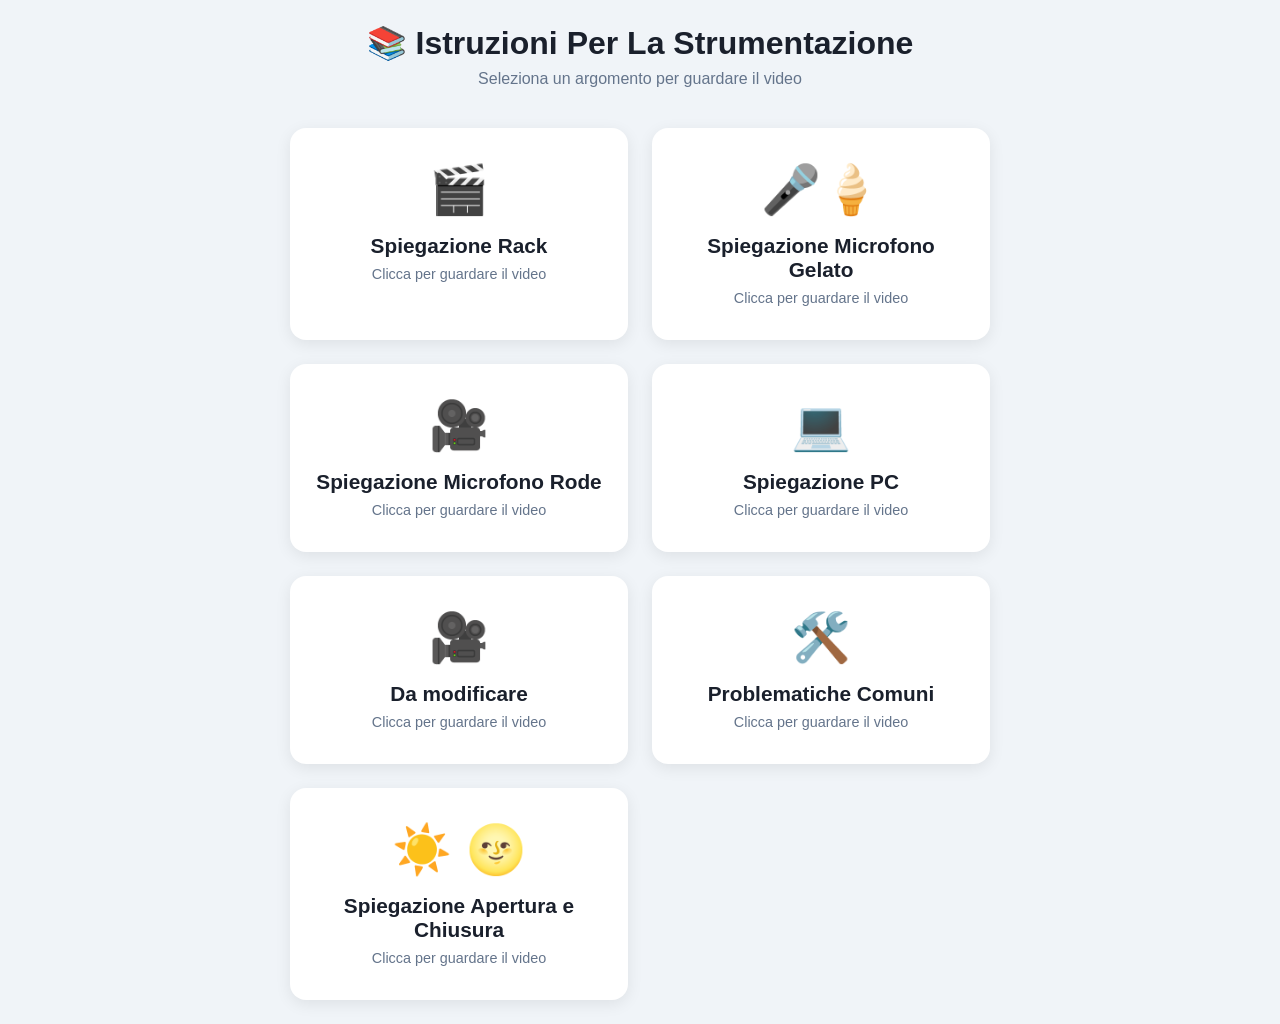
<file: index.html>
<!DOCTYPE html>
<html lang="it">
<head>
  <meta charset="UTF-8" />
  <meta name="viewport" content="width=device-width, initial-scale=1.0" />
  <title>Istruzioni Per La Strumentazione</title>
  <link rel="stylesheet" href="style.css" />
</head>
<body>

  <header>
    <h1>📚 Istruzioni Per La Strumentazione </h1>
    <p>Seleziona un argomento per guardare il video</p>
  </header>

  <div class="grid">
    <!-- ===== CARD 1 ===== -->
    <div class="card" onclick="openModal('SpigazioneRack')">
      <div class="icon">🎬</div>
      <h2>Spiegazione Rack</h2>
      <p>Clicca per guardare il video</p>
    </div>

    <!-- ===== CARD 2 ===== -->
    <div class="card" onclick="openModal('SpiegazioneMicrofonoGelato')">
      <div class="icon">🎤🍦</div>
      <h2>Spiegazione Microfono Gelato</h2>
      <p>Clicca per guardare il video</p>
    </div>

    <!-- ===== CARD 3 ===== -->
    <div class="card" onclick="openModal('SpiegazioneMicrofonoRode')">
      <div class="icon">🎥</div>
      <h2>Spiegazione Microfono Rode</h2>
      <p>Clicca per guardare il video</p>
    </div>

    <!-- ===== CARD 4 ===== -->
    <div class="card" onclick="openModal('SpiegazionePC')">
      <div class="icon">💻</div>
      <h2>Spiegazione PC</h2>
      <p>Clicca per guardare il video</p>
    </div>

    <!-- ===== CARD 5 ===== -->
    <div class="card" onclick="openModal('DaModificare')">
      <div class="icon">🎥</div>
      <h2>Da modificare</h2>
      <p>Clicca per guardare il video</p>
    </div>

    <!-- ===== CARD 6 ===== -->
    <div class="card" onclick="openModal('ProblematicheComuni')">
      <div class="icon">🛠️</div>
      <h2>Problematiche Comuni</h2>
      <p>Clicca per guardare il video</p>
    </div>

    <!-- ===== CARD 7 ===== -->
    <div class="card" onclick="openModal('SpiegazioneAperturaCHiusura')">
      <div class="icon">☀️ 🌝</div>
      <h2>Spiegazione Apertura e Chiusura</h2>
      <p>Clicca per guardare il video</p>
    </div>
  </div>

  <!-- ===== MODAL ===== -->
  <div class="modal-overlay" id="modal" onclick="handleOverlayClick(event)">
    <div class="modal">
      <div class="modal-header">
        <h3 id="modal-title">Video</h3>
        <button class="close-btn" onclick="closeModal()">✕</button>
      </div>
      <div class="video-wrapper">
        <iframe
          id="yt-player"
          src=""
          title="Google Drive video"
          allow="autoplay"
          allowfullscreen>
        </iframe>
      </div>
    </div>
  </div>

  <script src="script.js"></script>

</body>
</html>
</file>
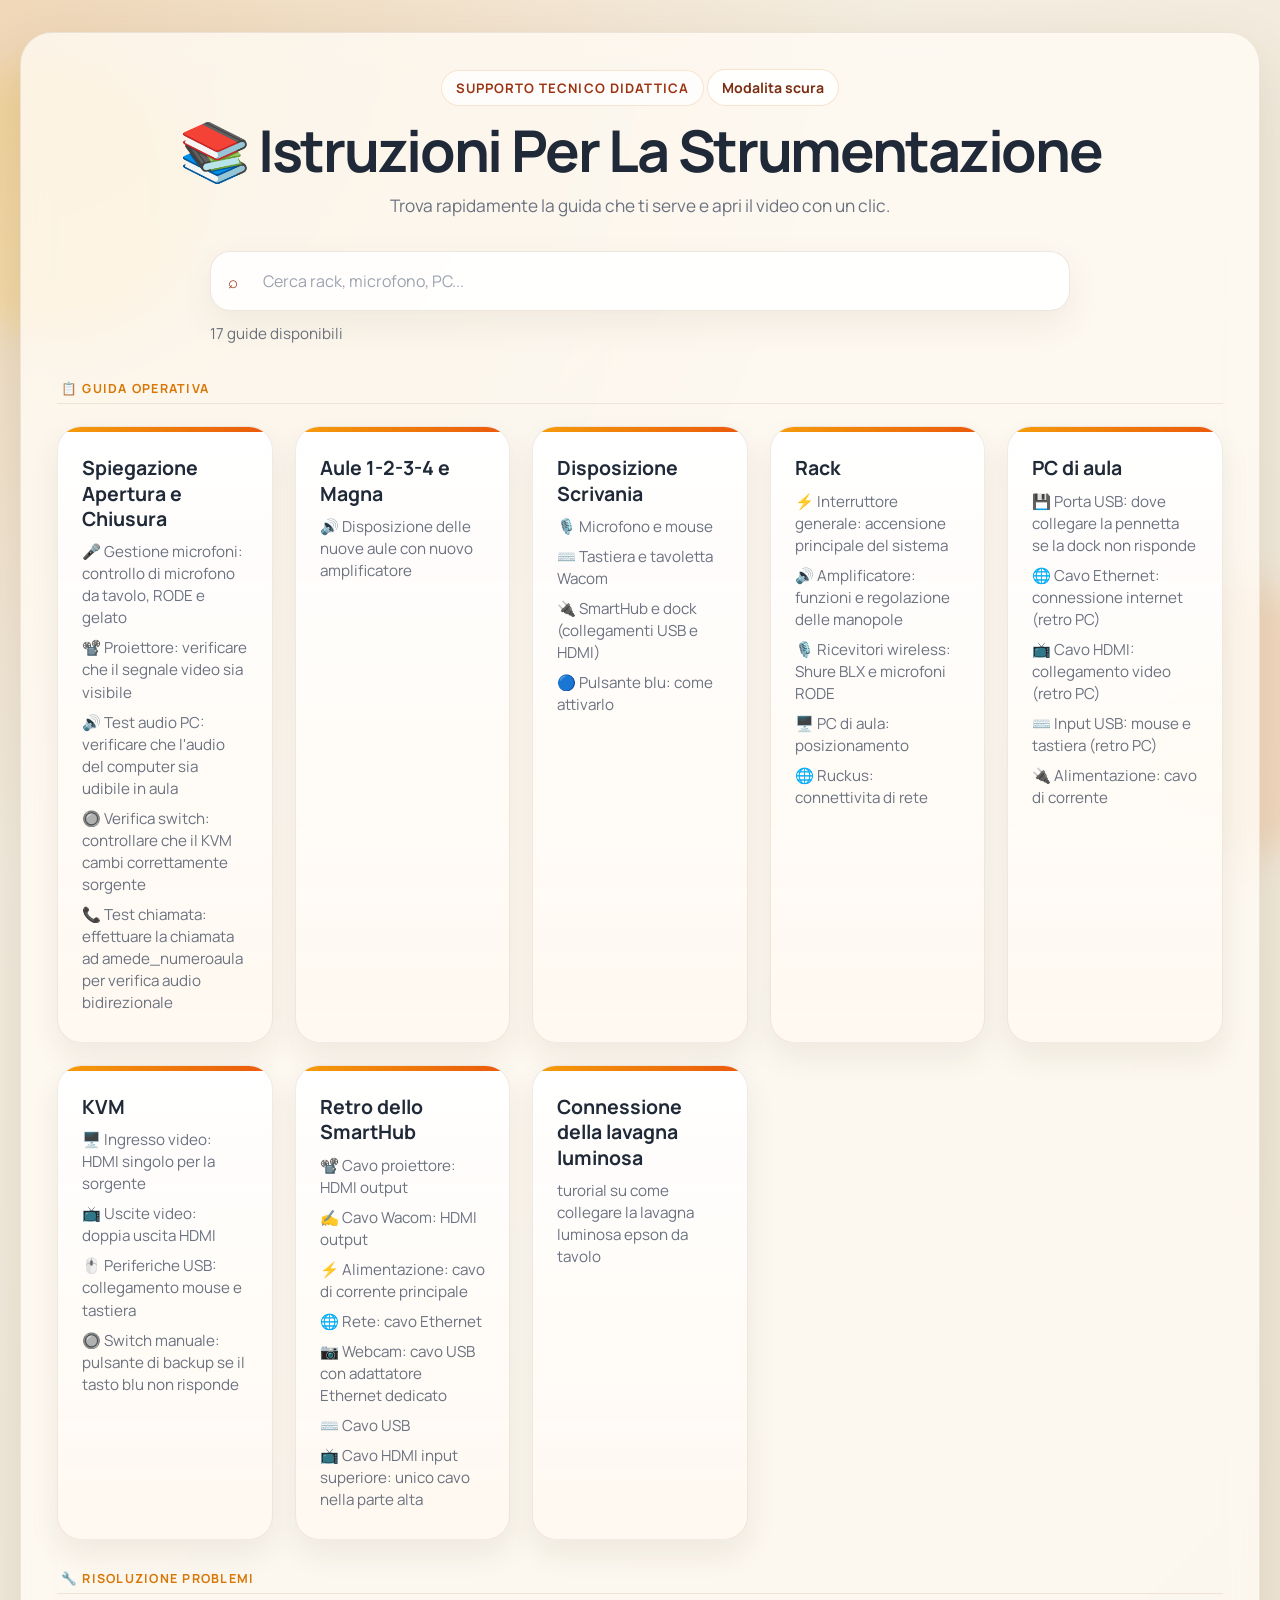
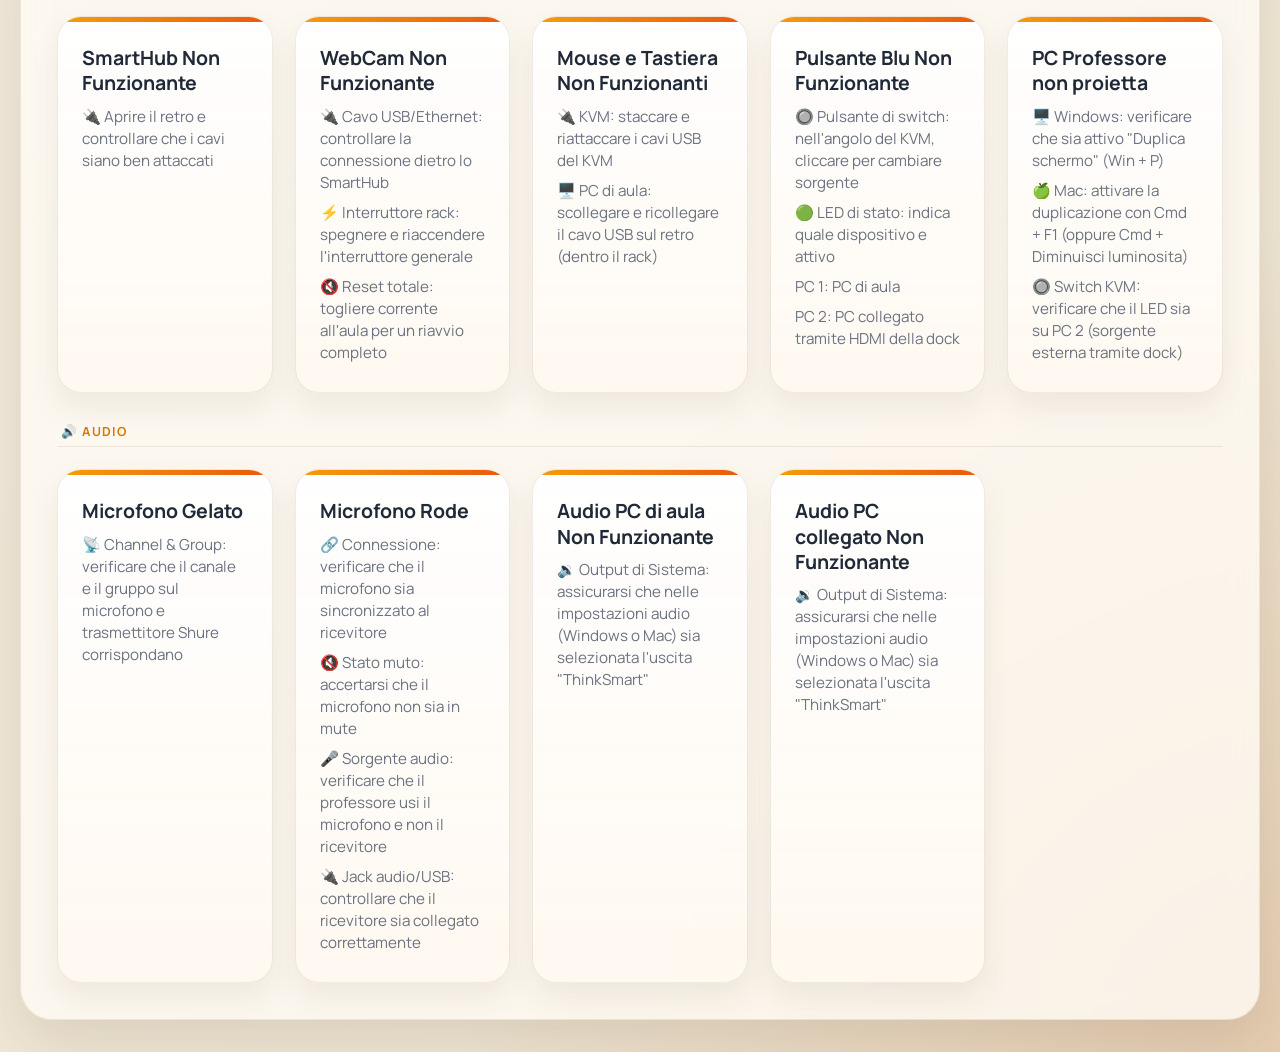
<file: sito/index.html>
<!DOCTYPE html>
<html lang="it">
<head>
  <meta charset="UTF-8" />
  <meta name="viewport" content="width=device-width, initial-scale=1.0" />
  <title>Istruzioni Per La Strumentazione</title>
  <link rel="stylesheet" href="style.css" />
</head>
<body>
  <main class="page-shell">
    <header>
      <span class="eyebrow">Supporto tecnico didattica</span>
      <button id="theme-toggle" class="theme-toggle" type="button" aria-label="Attiva modalita scura">
        Modalita scura
      </button>
      <h1>📚 Istruzioni Per La Strumentazione</h1>
      <p>Trova rapidamente la guida che ti serve e apri il video con un clic.</p>
    </header>

    <section class="search-section" aria-label="Ricerca istruzioni">
      <div class="search-box">
        <span class="search-icon" aria-hidden="true">⌕</span>
        <input
          type="search"
          id="card-search"
          class="search-input"
          placeholder="Cerca rack, microfono, PC..."
          aria-label="Cerca tra le card" />
      </div>
      <p id="results-count" class="results-count">17 guide disponibili</p>
    </section>

    <div class="grid">
    <!-- ===== SEZIONE: GUIDA OPERATIVA ===== -->
    <div class="section-label">📋 Guida operativa</div>

    <!-- ===== CARD 1 ===== -->
    <div class="card card-one" onclick="openModal('SpiegazioneAperturaChiusura')">
      <h2>Spiegazione Apertura e Chiusura</h2>
      <ul class="card-list">
        <li>🎤 Gestione microfoni: controllo di microfono da tavolo, RODE e gelato</li>
        <li>📽️ Proiettore: verificare che il segnale video sia visibile</li>
        <li>🔊 Test audio PC: verificare che l'audio del computer sia udibile in aula</li>
        <li>🔘 Verifica switch: controllare che il KVM cambi correttamente sorgente</li>
        <li>📞 Test chiamata: effettuare la chiamata ad amede_numeroaula per verifica audio bidirezionale</li>
      </ul>
    </div>

    <!-- ===== CARD AULE ===== -->
    <div class="card" onclick="openModal('Aule1234Magna')">
      <h2>Aule 1-2-3-4 e Magna</h2>
      <ul class="card-list">
        <li>🔊 Disposizione delle nuove aule con nuovo amplificatore</li>
      </ul>
    </div>

    <!-- ===== CARD 2 ===== -->
    <div class="card card-two" onclick="openModal('DisposizioneScrivania')">
      <h2>Disposizione Scrivania</h2>
      <ul class="card-list">
        <li>🎙️ Microfono e mouse</li>
        <li>⌨️ Tastiera e tavoletta Wacom</li>
        <li>🔌 SmartHub e dock (collegamenti USB e HDMI)</li>
        <li>🔵 Pulsante blu: come attivarlo</li>
      </ul>
    </div>

    <!-- ===== CARD 3 ===== -->
    <div class="card card-three" onclick="openModal('Rack')">
      <h2>Rack</h2>
      <ul class="card-list">
        <li>⚡ Interruttore generale: accensione principale del sistema</li>
        <li>🔊 Amplificatore: funzioni e regolazione delle manopole</li>
        <li>🎙️ Ricevitori wireless: Shure BLX e microfoni RODE</li>
        <li>🖥️ PC di aula: posizionamento</li>
        <li>🌐 Ruckus: connettivita di rete</li>
      </ul>
    </div>

    <!-- ===== CARD 4 ===== -->
    <div class="card card-four" onclick="openModal('PCAula')">
      <h2>PC di aula</h2>
      <ul class="card-list">
        <li>💾 Porta USB: dove collegare la pennetta se la dock non risponde</li>
        <li>🌐 Cavo Ethernet: connessione internet (retro PC)</li>
        <li>📺 Cavo HDMI: collegamento video (retro PC)</li>
        <li>⌨️ Input USB: mouse e tastiera (retro PC)</li>
        <li>🔌 Alimentazione: cavo di corrente</li>
      </ul>
    </div>

    <!-- ===== CARD 5 ===== -->
    <div class="card card-five" onclick="openModal('KVM')">
      <h2>KVM</h2>
      <ul class="card-list">
        <li>🖥️ Ingresso video: HDMI singolo per la sorgente</li>
        <li>📺 Uscite video: doppia uscita HDMI </li>
        <li>🖱️ Periferiche USB: collegamento mouse e tastiera</li>
        <li>🔘 Switch manuale: pulsante di backup se il tasto blu non risponde</li>
      </ul>
      
    </div>

    <!-- ===== CARD 6 ===== -->
    <div class="card card-six" onclick="openModal('RetroSmartHub')">
      <h2>Retro dello SmartHub</h2>
      <ul class="card-list">
        <li>📽️ Cavo proiettore: HDMI output</li>
        <li>✍️ Cavo Wacom: HDMI output</li>
        <li>⚡ Alimentazione: cavo di corrente principale</li>
        <li>🌐 Rete: cavo Ethernet</li>
        <li>📷 Webcam: cavo USB con adattatore Ethernet dedicato</li>
        <li>⌨️ Cavo USB</li>
        <li>📺 Cavo HDMI input superiore: unico cavo nella parte alta</li>
      </ul>
    </div>


    <!-- ===== CARD 7 ===== -->
    <div class="card" onclick="openModal('lavagnaLuminosa')">
      <h2>Connessione della lavagna luminosa</h2>
      <ul class="card-list">
        <li>turorial su come collegare la lavagna luminosa epson da tavolo</li>
      </ul>
    </div>

    <!-- ===== SEZIONE: RISOLUZIONE PROBLEMI ===== -->
    <div class="section-label">🔧 Risoluzione problemi</div>

    <!-- ===== CARD 8 ===== -->
    <div class="card" onclick="openModal('SmartHubNonFunzionante')">
      <h2>SmartHub Non Funzionante</h2>
      <ul class="card-list">
        <li>🔌 Aprire il retro e controllare che i cavi siano ben attaccati</li>
      </ul>
    </div>

    <!-- ===== CARD 9 ===== -->
    <div class="card card-eight" onclick="openModal('WebCamNonFunzionante')">
      <h2>WebCam Non Funzionante</h2>
      <ul class="card-list">
        <li>🔌 Cavo USB/Ethernet: controllare la connessione dietro lo SmartHub</li>
        <li>⚡ Interruttore rack: spegnere e riaccendere l'interruttore generale</li>
        <li>🔇 Reset totale: togliere corrente all'aula per un riavvio completo</li>
      </ul>
    </div>

    <!-- ===== CARD 10 ===== -->
    <div class="card card-nine" onclick="openModal('MouseTastieraNonFunzionante')">
      <h2>Mouse e Tastiera Non Funzionanti</h2>
      <ul class="card-list">
        <li>🔌 KVM: staccare e riattaccare i cavi USB del KVM</li>
        <li>🖥️ PC di aula: scollegare e ricollegare il cavo USB sul retro (dentro il rack)</li>
      </ul>
    </div>

    <!-- ===== CARD 11 ===== -->
    <div class="card card-ten" onclick="openModal('PulsanteBluNonFunzionante')">
      <h2>Pulsante Blu Non Funzionante</h2>
      <ul class="card-list">
        <li>🔘 Pulsante di switch: nell'angolo del KVM, cliccare per cambiare sorgente</li>
        <li>🟢 LED di stato: indica quale dispositivo e attivo</li>
        <li>PC 1: PC di aula</li>
        <li>PC 2: PC collegato tramite HDMI della dock</li>
      </ul>
    </div>

    <!-- ===== CARD 12 ===== -->
    <div class="card card-eleven" onclick="openModal('ProienzionePcProf')">
      <h2>PC Professore non proietta</h2>
      <ul class="card-list">
        <li>🖥️ Windows: verificare che sia attivo "Duplica schermo" (Win + P)</li>
        <li>🍏 Mac: attivare la duplicazione con Cmd + F1 (oppure Cmd + Diminuisci luminosita)</li>
        <li>🔘 Switch KVM: verificare che il LED sia su PC 2 (sorgente esterna tramite dock)</li>
      </ul>
    </div>
    <!-- ===== SEZIONE: AUDIO ===== -->
    <div class="section-label">🔊 Audio</div>
     <!-- ===== CARD 13 ===== -->
    <div class="card" onclick="openModal('MicrofonoGelato')">
      <h2>Microfono Gelato</h2>
      <ul class="card-list">
        <li>📡 Channel & Group: verificare che il canale e il gruppo sul microfono e trasmettitore Shure corrispondano</li>
      </ul>
    </div>

    <!-- ===== CARD 14 ===== -->
    <div class="card card-thirteen" onclick="openModal('MicrofonoRode')">
      <h2>Microfono Rode</h2>
      <ul class="card-list">
        <li>🔗 Connessione: verificare che il microfono sia sincronizzato al ricevitore</li>
        <li>🔇 Stato muto: accertarsi che il microfono non sia in mute</li>
        <li>🎤 Sorgente audio: verificare che il professore usi il microfono e non il ricevitore</li>
        <li>🔌 Jack audio/USB: controllare che il ricevitore sia collegato correttamente</li>
      </ul>
    </div>

    <!-- ===== CARD 15 ===== -->
    <div class="card" onclick="openModal('AudioPCAulaNonFunzionante')">
      <h2>Audio PC di aula Non Funzionante</h2>
      <ul class="card-list">
        <li>🔉 Output di Sistema: assicurarsi che nelle impostazioni audio (Windows o Mac) sia selezionata l'uscita "ThinkSmart"</li>
      </ul>
    </div>

    <!-- ===== CARD 16 ===== -->
    <div class="card" onclick="openModal('AudioPCCollegatoNonFunzionante')">
      <h2>Audio PC collegato Non Funzionante</h2>
      <ul class="card-list">
        <li>🔉 Output di Sistema: assicurarsi che nelle impostazioni audio (Windows o Mac) sia selezionata l'uscita "ThinkSmart"</li>
      </ul>
    </div>

    </div>

    <p id="no-results" class="no-results" hidden>Nessuna card trovata per questa ricerca.</p>
  </main>

  <!-- ===== MODAL ===== -->
  <div class="modal-overlay" id="modal" onclick="handleOverlayClick(event)">
    <div class="modal">
      <div class="modal-header">
        <h3 id="modal-title">Video</h3>
        <button class="close-btn" onclick="closeModal()">✕</button>
      </div>
      <div class="video-wrapper">
        <iframe
          id="yt-player"
          src=""
          title="Video formazione"
          allow="autoplay"
          allowfullscreen>
        </iframe>
      </div>
    </div>
  </div>

  <script src="script.js"></script>

</body>
</html>
</file>
<file: style.css>
* {
  box-sizing: border-box;
  margin: 0;
  padding: 0;
}

body {
  font-family: 'Segoe UI', Tahoma, Geneva, Verdana, sans-serif;
  background: #f0f4f8;
  min-height: 100vh;
  display: flex;
  flex-direction: column;
  align-items: center;
  justify-content: center;
  padding: 24px;
}

header {
  text-align: center;
  margin-bottom: 40px;
}

header h1 {
  font-size: 2rem;
  color: #1a202c;
  margin-bottom: 8px;
}

header p {
  color: #64748b;
  font-size: 1rem;
}

.grid {
  display: grid;
  grid-template-columns: repeat(auto-fit, minmax(260px, 1fr));
  gap: 24px;
  width: 100%;
  max-width: 700px;
}

.card {
  background: #ffffff;
  border-radius: 16px;
  padding: 32px 24px;
  text-align: center;
  cursor: pointer;
  box-shadow: 0 4px 16px rgba(0, 0, 0, 0.08);
  transition: transform 0.2s ease, box-shadow 0.2s ease;
  border: 2px solid transparent;
}

.card:hover {
  transform: translateY(-4px);
  box-shadow: 0 8px 28px rgba(0, 0, 0, 0.14);
  border-color: #3b82f6;
}

.card .icon {
  font-size: 3rem;
  margin-bottom: 16px;
}

.card h2 {
  font-size: 1.3rem;
  color: #1a202c;
  margin-bottom: 8px;
}

.card p {
  font-size: 0.9rem;
  color: #64748b;
}

/* ---- MODAL ---- */
.modal-overlay {
  display: none;
  position: fixed;
  inset: 0;
  background: rgba(0, 0, 0, 0.75);
  z-index: 1000;
  align-items: center;
  justify-content: center;
  padding: 16px;
}

.modal-overlay.active {
  display: flex;
}

.modal {
  background: #1a202c;
  border-radius: 16px;
  overflow: hidden;
  width: 100%;
  max-width: 800px;
  position: relative;
  box-shadow: 0 20px 60px rgba(0, 0, 0, 0.5);
}

.modal-header {
  display: flex;
  align-items: center;
  justify-content: space-between;
  padding: 16px 20px;
  background: #2d3748;
}

.modal-header h3 {
  color: #ffffff;
  font-size: 1.1rem;
}

.close-btn {
  background: none;
  border: none;
  color: #a0aec0;
  font-size: 1.5rem;
  cursor: pointer;
  line-height: 1;
  transition: color 0.2s;
}

.close-btn:hover {
  color: #ffffff;
}

.video-wrapper {
  position: relative;
  padding-bottom: 56.25%; /* 16:9 */
  height: 0;
}

.video-wrapper iframe {
  position: absolute;
  inset: 0;
  width: 100%;
  height: 100%;
  border: none;
}
</file>
<file: sito/style.css>
@import url('https://fonts.googleapis.com/css2?family=Manrope:wght@400;500;600;700;800&display=swap');

:root {
  --bg: #f5efe4;
  --bg-accent: #efe5d2;
  --bg-radial-1: rgba(217, 119, 6, 0.2);
  --bg-radial-2: rgba(180, 83, 9, 0.16);
  --orb-1: rgba(251, 191, 36, 0.18);
  --orb-2: rgba(249, 115, 22, 0.14);
  --panel: rgba(255, 251, 245, 0.78);
  --panel-border: rgba(123, 92, 54, 0.12);
  --card: rgba(255, 255, 255, 0.86);
  --card-gradient: linear-gradient(180deg, rgba(255, 255, 255, 0.96) 0%, rgba(255, 248, 240, 0.92) 100%);
  --card-border: rgba(123, 92, 54, 0.12);
  --text: #1f2937;
  --muted: #6b7280;
  --accent: #d97706;
  --accent-dark: #9a3412;
  --accent-soft: rgba(217, 119, 6, 0.12);
  --eyebrow-bg: rgba(255, 255, 255, 0.75);
  --eyebrow-border: rgba(217, 119, 6, 0.18);
  --search-border: rgba(123, 92, 54, 0.15);
  --search-bg: rgba(255, 255, 255, 0.86);
  --search-shadow: 0 14px 35px rgba(99, 72, 38, 0.08);
  --search-focus-shadow: 0 0 0 5px rgba(217, 119, 6, 0.12), 0 16px 40px rgba(99, 72, 38, 0.14);
  --placeholder: #9ca3af;
  --no-results-bg: rgba(255, 255, 255, 0.7);
  --no-results-border: rgba(123, 92, 54, 0.22);
  --no-results-text: #475569;
  --toggle-bg: rgba(255, 255, 255, 0.84);
  --toggle-border: rgba(217, 119, 6, 0.2);
  --toggle-text: #7c2d12;
  --shadow: 0 24px 60px rgba(79, 55, 26, 0.14);
}

body[data-theme='dark'] {
  --bg: #0f172a;
  --bg-accent: #111827;
  --bg-radial-1: rgba(56, 189, 248, 0.22);
  --bg-radial-2: rgba(14, 165, 233, 0.18);
  --orb-1: rgba(34, 211, 238, 0.2);
  --orb-2: rgba(59, 130, 246, 0.18);
  --panel: rgba(15, 23, 42, 0.82);
  --panel-border: rgba(148, 163, 184, 0.2);
  --card: rgba(15, 23, 42, 0.75);
  --card-gradient: linear-gradient(180deg, rgba(30, 41, 59, 0.95) 0%, rgba(17, 24, 39, 0.92) 100%);
  --card-border: rgba(148, 163, 184, 0.24);
  --text: #e5e7eb;
  --muted: #94a3b8;
  --accent: #38bdf8;
  --accent-dark: #bae6fd;
  --accent-soft: rgba(56, 189, 248, 0.2);
  --eyebrow-bg: rgba(30, 41, 59, 0.7);
  --eyebrow-border: rgba(56, 189, 248, 0.35);
  --search-border: rgba(148, 163, 184, 0.26);
  --search-bg: rgba(30, 41, 59, 0.8);
  --search-shadow: 0 14px 35px rgba(2, 6, 23, 0.45);
  --search-focus-shadow: 0 0 0 5px rgba(56, 189, 248, 0.2), 0 16px 40px rgba(2, 6, 23, 0.55);
  --placeholder: #94a3b8;
  --no-results-bg: rgba(30, 41, 59, 0.7);
  --no-results-border: rgba(148, 163, 184, 0.32);
  --no-results-text: #cbd5e1;
  --toggle-bg: rgba(30, 41, 59, 0.82);
  --toggle-border: rgba(56, 189, 248, 0.35);
  --toggle-text: #e0f2fe;
  --shadow: 0 24px 60px rgba(2, 6, 23, 0.55);
}

* {
  box-sizing: border-box;
  margin: 0;
  padding: 0;
}

body {
  font-family: 'Manrope', sans-serif;
  background:
    radial-gradient(circle at top left, var(--bg-radial-1), transparent 30%),
    radial-gradient(circle at bottom right, var(--bg-radial-2), transparent 28%),
    linear-gradient(135deg, var(--bg) 0%, var(--bg-accent) 100%);
  min-height: 100vh;
  display: flex;
  flex-direction: column;
  align-items: center;
  justify-content: center;
  padding: 32px 20px;
  color: var(--text);
}

body::before,
body::after {
  content: '';
  position: fixed;
  width: 280px;
  height: 280px;
  border-radius: 999px;
  filter: blur(18px);
  z-index: -1;
}

body::before {
  top: 60px;
  left: -80px;
  background: var(--orb-1);
}

body::after {
  right: -80px;
  bottom: 40px;
  background: var(--orb-2);
}

.page-shell {
  width: min(1500px, 100%);
  padding: 36px;
  border-radius: 32px;
  background: var(--panel);
  border: 1px solid var(--panel-border);
  box-shadow: var(--shadow);
  backdrop-filter: blur(14px);
}

header {
  text-align: center;
  margin-bottom: 32px;
}

.theme-toggle {
  margin: 0 auto 16px;
  display: inline-flex;
  align-items: center;
  justify-content: center;
  border-radius: 999px;
  border: 1px solid var(--toggle-border);
  background: var(--toggle-bg);
  color: var(--toggle-text);
  font-size: 0.88rem;
  font-family: inherit;
  font-weight: 700;
  padding: 8px 14px;
  cursor: pointer;
  transition: transform 0.2s ease, box-shadow 0.2s ease, border-color 0.2s ease;
}

.theme-toggle:hover {
  transform: translateY(-1px);
  box-shadow: 0 10px 24px rgba(2, 6, 23, 0.16);
}

.theme-toggle:focus-visible {
  outline: none;
  box-shadow: 0 0 0 4px var(--accent-soft);
}

.eyebrow {
  display: inline-flex;
  align-items: center;
  justify-content: center;
  margin-bottom: 16px;
  padding: 8px 14px;
  border-radius: 999px;
  background: var(--eyebrow-bg);
  border: 1px solid var(--eyebrow-border);
  color: var(--accent-dark);
  font-size: 0.82rem;
  font-weight: 700;
  letter-spacing: 0.08em;
  text-transform: uppercase;
}

header h1 {
  font-size: clamp(2.2rem, 5vw, 3.6rem);
  color: var(--text);
  margin-bottom: 12px;
  letter-spacing: -0.04em;
  line-height: 1;
}

header p {
  max-width: 620px;
  margin: 0 auto;
  color: var(--muted);
  font-size: 1.08rem;
  line-height: 1.6;
}

.search-section {
  width: 100%;
  max-width: 860px;
  margin: 0 auto 28px;
}

.search-box {
  position: relative;
}

.search-icon {
  position: absolute;
  top: 50%;
  left: 18px;
  transform: translateY(-50%);
  color: var(--accent-dark);
  font-size: 1.05rem;
  pointer-events: none;
}

.search-input {
  width: 100%;
  padding: 18px 20px 18px 52px;
  border: 1px solid var(--search-border);
  border-radius: 20px;
  font-size: 1rem;
  font-family: inherit;
  background: var(--search-bg);
  color: var(--text);
  box-shadow: var(--search-shadow);
  transition: transform 0.2s ease, border-color 0.2s ease, box-shadow 0.2s ease;
}

.search-input:focus {
  outline: none;
  transform: translateY(-1px);
  border-color: rgba(217, 119, 6, 0.45);
  box-shadow: var(--search-focus-shadow);
}

.search-input::placeholder {
  color: var(--placeholder);
}

.results-count {
  margin-top: 12px;
  color: var(--muted);
  font-size: 0.95rem;
}

.grid {
  display: grid;
  grid-template-columns: repeat(auto-fit, minmax(200px, 1fr));
  gap: 22px;
  width: 100%;
  max-width: 1400px;
  margin: 0 auto;
}

@media (min-width: 1100px) {
  .grid {
    grid-template-columns: repeat(5, 1fr);
  }
}

.card {
  position: relative;
  overflow: hidden;
  background: var(--card-gradient);
  border-radius: 24px;
  padding: 28px 24px;
  text-align: left;
  cursor: pointer;
  box-shadow: 0 14px 30px rgba(79, 55, 26, 0.08);
  transition: transform 0.24s ease, box-shadow 0.24s ease, border-color 0.24s ease;
  border: 1px solid var(--card-border);
}

.card::before {
  content: '';
  position: absolute;
  inset: 0 0 auto 0;
  height: 5px;
  background: linear-gradient(90deg, #f59e0b 0%, #ea580c 100%);
}

.card:hover {
  transform: translateY(-7px);
  box-shadow: 0 24px 40px rgba(79, 55, 26, 0.16);
  border-color: rgba(217, 119, 6, 0.28);
}

.card h2 {
  font-size: 1.22rem;
  color: var(--text);
  margin-bottom: 10px;
  line-height: 1.3;
}

.card p {
  font-size: 0.96rem;
  color: var(--muted);
  line-height: 1.55;
}

.card-list {
  list-style: none;
  display: grid;
  gap: 8px;
  margin: 0;
  padding: 0;
  color: var(--muted);
  font-size: 0.95rem;
  line-height: 1.45;
}

.card.hidden {
  display: none;
}

.section-label {
  grid-column: 1 / -1;
  font-size: 0.78rem;
  font-weight: 700;
  text-transform: uppercase;
  letter-spacing: 0.1em;
  color: var(--accent);
  padding: 8px 4px 6px;
  border-bottom: 1px solid var(--panel-border);
}

.no-results {
  margin-top: 24px;
  padding: 18px 20px;
  border-radius: 18px;
  background: var(--no-results-bg);
  border: 1px dashed var(--no-results-border);
  color: var(--no-results-text);
  font-size: 1rem;
  text-align: center;
}

/* ---- MODAL ---- */
.modal-overlay {
  display: none;
  position: fixed;
  inset: 0;
  background: rgba(0, 0, 0, 0.75);
  z-index: 1000;
  align-items: center;
  justify-content: center;
  padding: 16px;
}

.modal-overlay.active {
  display: flex;
}

.modal {
  background: #1f2937;
  border-radius: 24px;
  overflow: hidden;
  width: 100%;
  max-width: 800px;
  position: relative;
  box-shadow: 0 30px 80px rgba(0, 0, 0, 0.45);
}

.modal-header {
  display: flex;
  align-items: center;
  justify-content: space-between;
  padding: 18px 22px;
  background: linear-gradient(90deg, #111827 0%, #374151 100%);
}

.modal-header h3 {
  color: #ffffff;
  font-size: 1.1rem;
}

.close-btn {
  background: none;
  border: none;
  color: #a0aec0;
  font-size: 1.5rem;
  cursor: pointer;
  line-height: 1;
  transition: color 0.2s;
}

.close-btn:hover {
  color: #ffffff;
}

.video-wrapper {
  position: relative;
  padding-bottom: 56.25%; /* 16:9 */
  height: 0;
}

.video-wrapper iframe {
  position: absolute;
  inset: 0;
  width: 100%;
  height: 100%;
  border: none;
}

@media (max-width: 640px) {
  body {
    justify-content: flex-start;
    padding: 18px 14px;
  }

  .page-shell {
    padding: 24px 18px;
    border-radius: 24px;
  }

  header {
    margin-bottom: 24px;
  }

  .search-input {
    padding: 16px 18px 16px 48px;
  }

  .grid {
    grid-template-columns: 1fr;
  }

  .card {
    padding: 24px 20px;
  }
}
</file>
